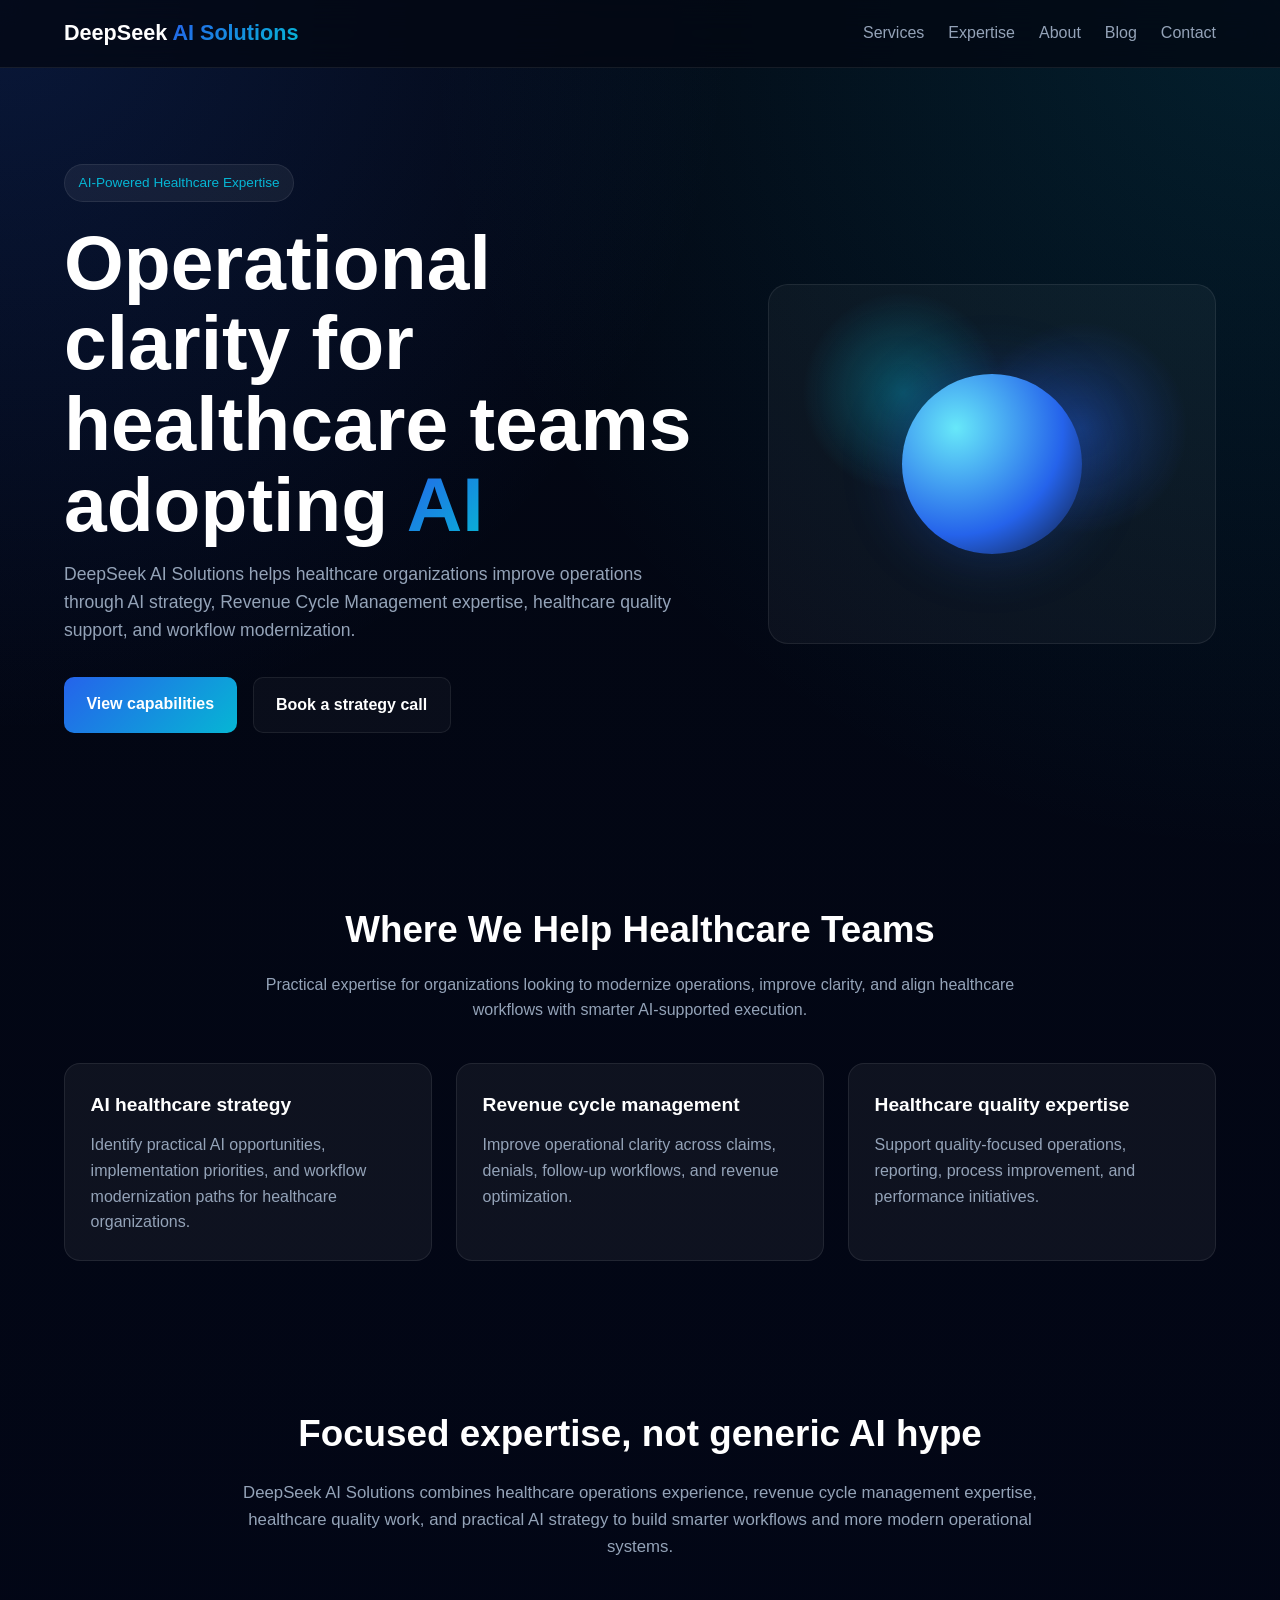
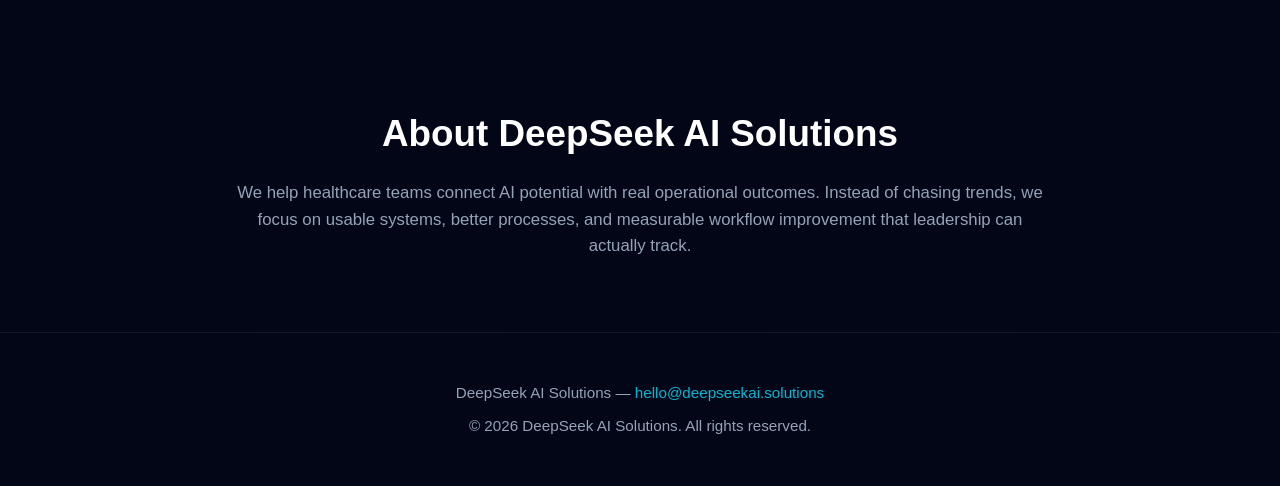
<file: index.html>
<!DOCTYPE html>
<html lang="en">
<head>
  <meta charset="UTF-8" />
  <meta name="viewport" content="width=device-width, initial-scale=1.0" />
  <title>DeepSeek AI Solutions — AI Healthcare, RCM & Quality Expertise</title>
  <meta name="description" content="DeepSeek AI Solutions helps healthcare organizations improve operations through AI strategy, Revenue Cycle Management expertise, healthcare quality support, and workflow modernization." />
  <style>
    * { margin: 0; padding: 0; box-sizing: border-box; }
    :root {
      --bg: #030712;
      --surface: #0f172a;
      --surface-2: rgba(255, 255, 255, 0.06);
      --primary: #2563eb;
      --secondary: #06b6d4;
      --text: #ffffff;
      --muted: #94a3b8;
      --border: rgba(255, 255, 255, 0.08);
      --max: 1200px;
    }
    body {
      font-family: Inter, -apple-system, BlinkMacSystemFont, "Segoe UI", sans-serif;
      background:
        radial-gradient(circle at top left, rgba(37, 99, 235, 0.18), transparent 30%),
        radial-gradient(circle at top right, rgba(6, 182, 212, 0.14), transparent 35%),
        linear-gradient(180deg, #030712 0%, #020617 100%);
      color: var(--text);
      line-height: 1.6;
    }
    nav {
      position: sticky; top: 0; z-index: 100;
      display: flex; justify-content: space-between; align-items: center;
      padding: 1rem 5%; background: rgba(3, 7, 18, 0.75);
      backdrop-filter: blur(16px); border-bottom: 1px solid var(--border);
    }
    .logo { font-size: 1.35rem; font-weight: 700; }
    .logo span { background: linear-gradient(135deg, var(--primary), var(--secondary)); -webkit-background-clip: text; -webkit-text-fill-color: transparent; background-clip: text; }
    nav ul { list-style: none; display: flex; gap: 1.5rem; align-items: center; }
    nav a { color: var(--muted); text-decoration: none; transition: color 0.2s ease; }
    nav a:hover { color: var(--text); }
    .hero { padding: 6rem 5% 4rem; }
    .container { max-width: var(--max); margin: 0 auto; }
    .hero-wrap { display: grid; grid-template-columns: 1.2fr 0.8fr; gap: 2rem; align-items: center; }
    .badge { display: inline-block; padding: 0.45rem 0.85rem; border-radius: 999px; background: var(--surface-2); border: 1px solid var(--border); color: var(--secondary); margin-bottom: 1.25rem; font-size: 0.85rem; }
    h1 { font-size: clamp(2.7rem, 6vw, 5rem); line-height: 1.05; margin-bottom: 1rem; }
    h1 span { background: linear-gradient(135deg, var(--primary), var(--secondary)); -webkit-background-clip: text; -webkit-text-fill-color: transparent; background-clip: text; }
    .hero p { max-width: 640px; color: var(--muted); font-size: 1.1rem; margin-bottom: 2rem; }
    .cta { display: flex; gap: 1rem; flex-wrap: wrap; margin-bottom: 2rem; }
    .btn { display: inline-block; padding: 0.9rem 1.4rem; border-radius: 10px; font-weight: 600; text-decoration: none; transition: 0.2s ease; }
    .btn-primary { background: linear-gradient(135deg, var(--primary), var(--secondary)); color: white; }
    .btn-primary:hover { transform: translateY(-2px); box-shadow: 0 12px 30px rgba(37, 99, 235, 0.25); }
    .btn-secondary { border: 1px solid var(--border); color: var(--text); background: rgba(255, 255, 255, 0.03); }
    .btn-secondary:hover { border-color: var(--secondary); color: var(--secondary); }
    .hero-panel { min-height: 360px; border-radius: 20px; background: radial-gradient(circle at 30% 30%, rgba(6, 182, 212, 0.35), transparent 25%), radial-gradient(circle at 70% 40%, rgba(37, 99, 235, 0.35), transparent 28%), rgba(255, 255, 255, 0.04); border: 1px solid var(--border); position: relative; overflow: hidden; }
    .hero-panel::before { content: ""; position: absolute; inset: 50%; width: 180px; height: 180px; transform: translate(-50%, -50%); border-radius: 50%; background: radial-gradient(circle at 30% 30%, #67e8f9, #2563eb 60%, #0f172a 100%); box-shadow: 0 0 60px rgba(37, 99, 235, 0.3); }
    section { padding: 4.5rem 5%; }
    .section-title { text-align: center; max-width: 760px; margin: 0 auto 2.5rem; }
    .section-title h2 { font-size: 2.3rem; margin-bottom: 0.75rem; }
    .section-title p { color: var(--muted); }
    .grid { display: grid; grid-template-columns: repeat(auto-fit, minmax(260px, 1fr)); gap: 1.5rem; max-width: var(--max); margin: 0 auto; }
    .card { background: rgba(255, 255, 255, 0.05); border: 1px solid var(--border); border-radius: 16px; padding: 1.6rem; transition: 0.25s ease; }
    .card:hover { transform: translateY(-3px); border-color: rgba(148, 163, 184, 0.6); }
    .card h3 { margin-bottom: 0.75rem; font-size: 1.2rem; }
    .card p { color: var(--muted); }
    .about { max-width: 820px; margin: 0 auto; text-align: center; }
    .about h2 { font-size: 2.3rem; margin-bottom: 1rem; }
    .about p { color: var(--muted); font-size: 1.05rem; }
    footer { padding: 3rem 5%; border-top: 1px solid var(--border); text-align: center; color: var(--muted); font-size: 0.95rem; }
    footer a { color: var(--secondary); text-decoration: none; }
    @media (max-width: 900px) { .hero-wrap { grid-template-columns: 1fr; } }
    @media (max-width: 768px) { nav ul { display: none; } h1 { font-size: 2.3rem; } }
  </style>
</head>
<body>
  <nav>
    <div class="logo">DeepSeek <span>AI Solutions</span></div>
    <ul>
      <li><a href="#services">Services</a></li>
      <li><a href="#expertise">Expertise</a></li>
      <li><a href="#about">About</a></li>
      <li><a href="blog.html">Blog</a></li>
      <li><a href="#contact">Contact</a></li>
    </ul>
  </nav>

  <section class="hero">
    <div class="container hero-wrap">
      <div>
        <span class="badge">AI-Powered Healthcare Expertise</span>
        <h1>Operational clarity for healthcare teams adopting <span>AI</span></h1>
        <p>
          DeepSeek AI Solutions helps healthcare organizations improve operations through AI strategy,
          Revenue Cycle Management expertise, healthcare quality support, and workflow modernization.
        </p>
        <div class="cta">
          <a href="#services" class="btn btn-primary">View capabilities</a>
          <a href="#contact" class="btn btn-secondary">Book a strategy call</a>
        </div>
      </div>
      <div class="hero-panel" aria-hidden="true"></div>
    </div>
  </section>

  <section id="services">
    <div class="section-title">
      <h2>Where We Help Healthcare Teams</h2>
      <p>
        Practical expertise for organizations looking to modernize operations, improve clarity,
        and align healthcare workflows with smarter AI-supported execution.
      </p>
    </div>
    <div class="grid">
      <div class="card">
        <h3>AI healthcare strategy</h3>
        <p>Identify practical AI opportunities, implementation priorities, and workflow modernization paths for healthcare organizations.</p>
      </div>
      <div class="card">
        <h3>Revenue cycle management</h3>
        <p>Improve operational clarity across claims, denials, follow-up workflows, and revenue optimization.</p>
      </div>
      <div class="card">
        <h3>Healthcare quality expertise</h3>
        <p>Support quality-focused operations, reporting, process improvement, and performance initiatives.</p>
      </div>
    </div>
  </section>

  <section id="expertise">
    <div class="about">
      <h2>Focused expertise, not generic AI hype</h2>
      <p>
        DeepSeek AI Solutions combines healthcare operations experience, revenue cycle management expertise,
        healthcare quality work, and practical AI strategy to build smarter workflows and more modern operational systems.
      </p>
    </div>
  </section>

  <section id="about">
    <div class="about">
      <h2>About DeepSeek AI Solutions</h2>
      <p>
        We help healthcare teams connect AI potential with real operational outcomes. Instead of chasing trends,
        we focus on usable systems, better processes, and measurable workflow improvement that leadership can actually track.
      </p>
    </div>
  </section>

  <footer id="contact">
    <p>DeepSeek AI Solutions — <a href="mailto:hello@deepseekai.solutions">hello@deepseekai.solutions</a></p>
    <p style="margin-top: 0.5rem;">© 2026 DeepSeek AI Solutions. All rights reserved.</p>
  </footer>
</body>
</html>
</file>
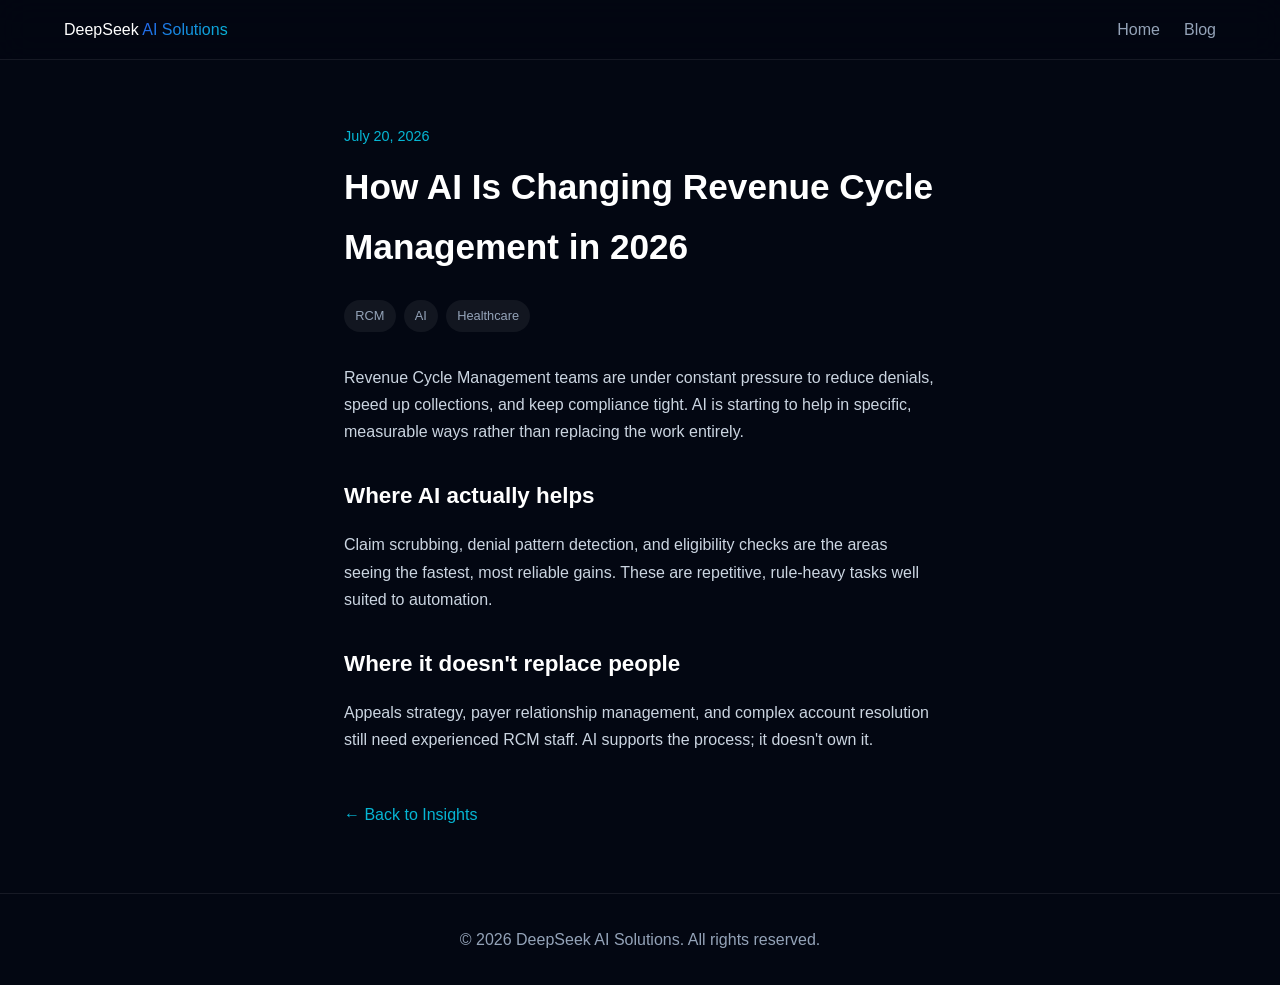
<file: blog-ai-in-rcm-2026.html>
<!DOCTYPE html>
<html lang="en">
<head>
  <meta charset="UTF-8" />
  <meta name="viewport" content="width=device-width, initial-scale=1.0" />
  <title>How AI Is Changing Revenue Cycle Management in 2026 — DeepSeek AI Solutions</title>
  <meta name="description" content="A practical look at where AI actually helps RCM teams today, beyond the hype." />
  <style>
    * { margin: 0; padding: 0; box-sizing: border-box; }
    body { font-family: Inter, sans-serif; background: #030712; color: #fff; line-height: 1.7; }
    nav {
      position: sticky; top: 0; display: flex; justify-content: space-between;
      padding: 1rem 5%; background: rgba(3,7,18,0.85); backdrop-filter: blur(16px);
      border-bottom: 1px solid rgba(255,255,255,0.08);
    }
    .logo span { background: linear-gradient(135deg,#2563eb,#06b6d4); -webkit-background-clip:text; -webkit-text-fill-color:transparent; }
    nav a { color: #94a3b8; text-decoration:none; margin-left:1.5rem; }
    article { max-width: 720px; margin: 0 auto; padding: 4rem 5%; }
    .meta { color: #06b6d4; font-size: 0.9rem; margin-bottom: 0.5rem; }
    h1 { font-size: 2.2rem; margin-bottom: 1.5rem; }
    .tags { margin-bottom: 2rem; }
    .tag {
      display:inline-block; padding: 0.3rem 0.7rem; border-radius: 999px;
      background: rgba(255,255,255,0.06); color:#94a3b8; font-size: 0.8rem; margin-right: 0.5rem;
    }
    h2 { margin: 2rem 0 1rem; font-size: 1.4rem; }
    p { color: #cbd5e1; margin-bottom: 1rem; }
    a.back { display:inline-block; margin-top:2rem; color:#06b6d4; text-decoration:none; }
    footer { text-align:center; padding: 2rem; color:#94a3b8; border-top:1px solid rgba(255,255,255,0.08); }
  </style>
</head>
<body>
  <nav>
    <div class="logo">DeepSeek <span>AI Solutions</span></div>
    <div><a href="index.html">Home</a><a href="blog.html">Blog</a></div>
  </nav>

  <article>
    <p class="meta">July 20, 2026</p>
    <h1>How AI Is Changing Revenue Cycle Management in 2026</h1>
    <div class="tags">
      <span class="tag">RCM</span><span class="tag">AI</span><span class="tag">Healthcare</span>
    </div>

    <p>Revenue Cycle Management teams are under constant pressure to reduce denials, speed up collections, and keep compliance tight. AI is starting to help in specific, measurable ways rather than replacing the work entirely.</p>

    <h2>Where AI actually helps</h2>
    <p>Claim scrubbing, denial pattern detection, and eligibility checks are the areas seeing the fastest, most reliable gains. These are repetitive, rule-heavy tasks well suited to automation.</p>

    <h2>Where it doesn't replace people</h2>
    <p>Appeals strategy, payer relationship management, and complex account resolution still need experienced RCM staff. AI supports the process; it doesn't own it.</p>

    <a class="back" href="blog.html">← Back to Insights</a>
  </article>

  <footer>© 2026 DeepSeek AI Solutions. All rights reserved.</footer>
</body>
</html>
</file>
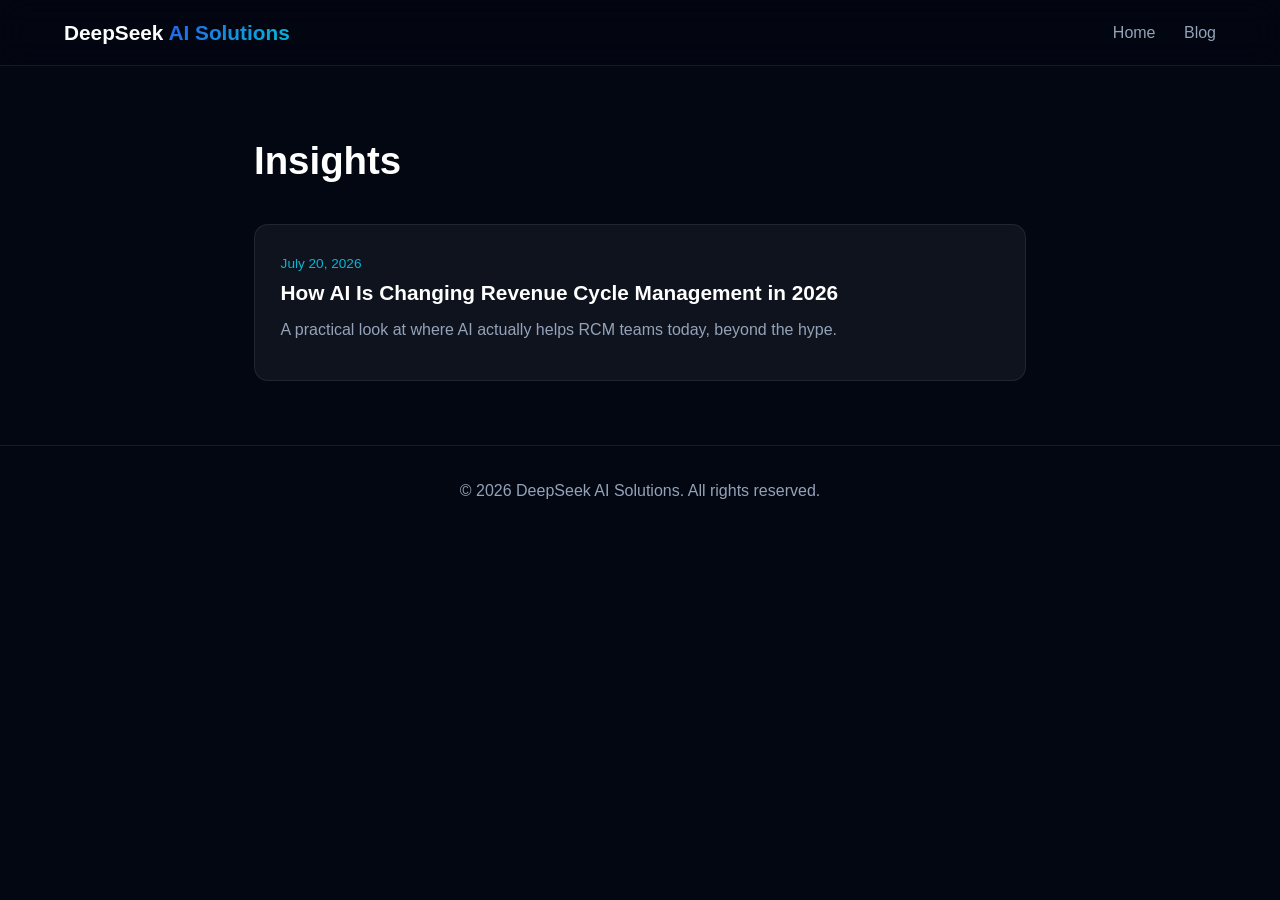
<file: blog.html>
<!DOCTYPE html>
<html lang="en">
<head>
  <meta charset="UTF-8" />
  <meta name="viewport" content="width=device-width, initial-scale=1.0" />
  <title>Insights — DeepSeek AI Solutions</title>
  <meta name="description" content="Practical insights on AI in healthcare, Revenue Cycle Management, and healthcare quality from DeepSeek AI Solutions." />
  <style>
    * { margin: 0; padding: 0; box-sizing: border-box; }
    body {
      font-family: Inter, -apple-system, BlinkMacSystemFont, "Segoe UI", sans-serif;
      background: #030712;
      color: #ffffff;
      line-height: 1.6;
    }
    nav {
      position: sticky; top: 0; z-index: 100;
      display: flex; justify-content: space-between; align-items: center;
      padding: 1rem 5%; background: rgba(3,7,18,0.85);
      backdrop-filter: blur(16px); border-bottom: 1px solid rgba(255,255,255,0.08);
    }
    .logo { font-size: 1.3rem; font-weight: 700; }
    .logo span { background: linear-gradient(135deg,#2563eb,#06b6d4); -webkit-background-clip:text; -webkit-text-fill-color:transparent; }
    nav a { color: #94a3b8; text-decoration:none; margin-left:1.5rem; }
    nav a:hover { color: #fff; }
    main { max-width: 900px; margin: 0 auto; padding: 4rem 5%; }
    h1 { font-size: 2.4rem; margin-bottom: 2rem; }
    .post-grid { display: grid; gap: 1.5rem; }
    .post-card {
      display: block; padding: 1.6rem; border-radius: 14px;
      background: rgba(255,255,255,0.05); border: 1px solid rgba(255,255,255,0.08);
      text-decoration: none; color: inherit; transition: 0.2s ease;
    }
    .post-card:hover { border-color: rgba(6,182,212,0.4); transform: translateY(-2px); }
    .post-card h2 { font-size: 1.3rem; margin-bottom: 0.5rem; color: #fff; }
    .post-card p { color: #94a3b8; margin-bottom: 0.75rem; }
    .post-date { font-size: 0.85rem; color: #06b6d4; }
    footer { text-align:center; padding: 2rem; color:#94a3b8; border-top:1px solid rgba(255,255,255,0.08); }
  </style>
</head>
<body>
  <nav>
    <div class="logo">DeepSeek <span>AI Solutions</span></div>
    <div>
      <a href="index.html">Home</a>
      <a href="blog.html">Blog</a>
    </div>
  </nav>

  <main>
    <h1>Insights</h1>
    <div class="post-grid">

      <a href="blog-ai-in-rcm-2026.html" class="post-card">
        <span class="post-date">July 20, 2026</span>
        <h2>How AI Is Changing Revenue Cycle Management in 2026</h2>
        <p>A practical look at where AI actually helps RCM teams today, beyond the hype.</p>
      </a>

    </div>
  </main>

  <footer>© 2026 DeepSeek AI Solutions. All rights reserved.</footer>
</body>
</html>
</file>
